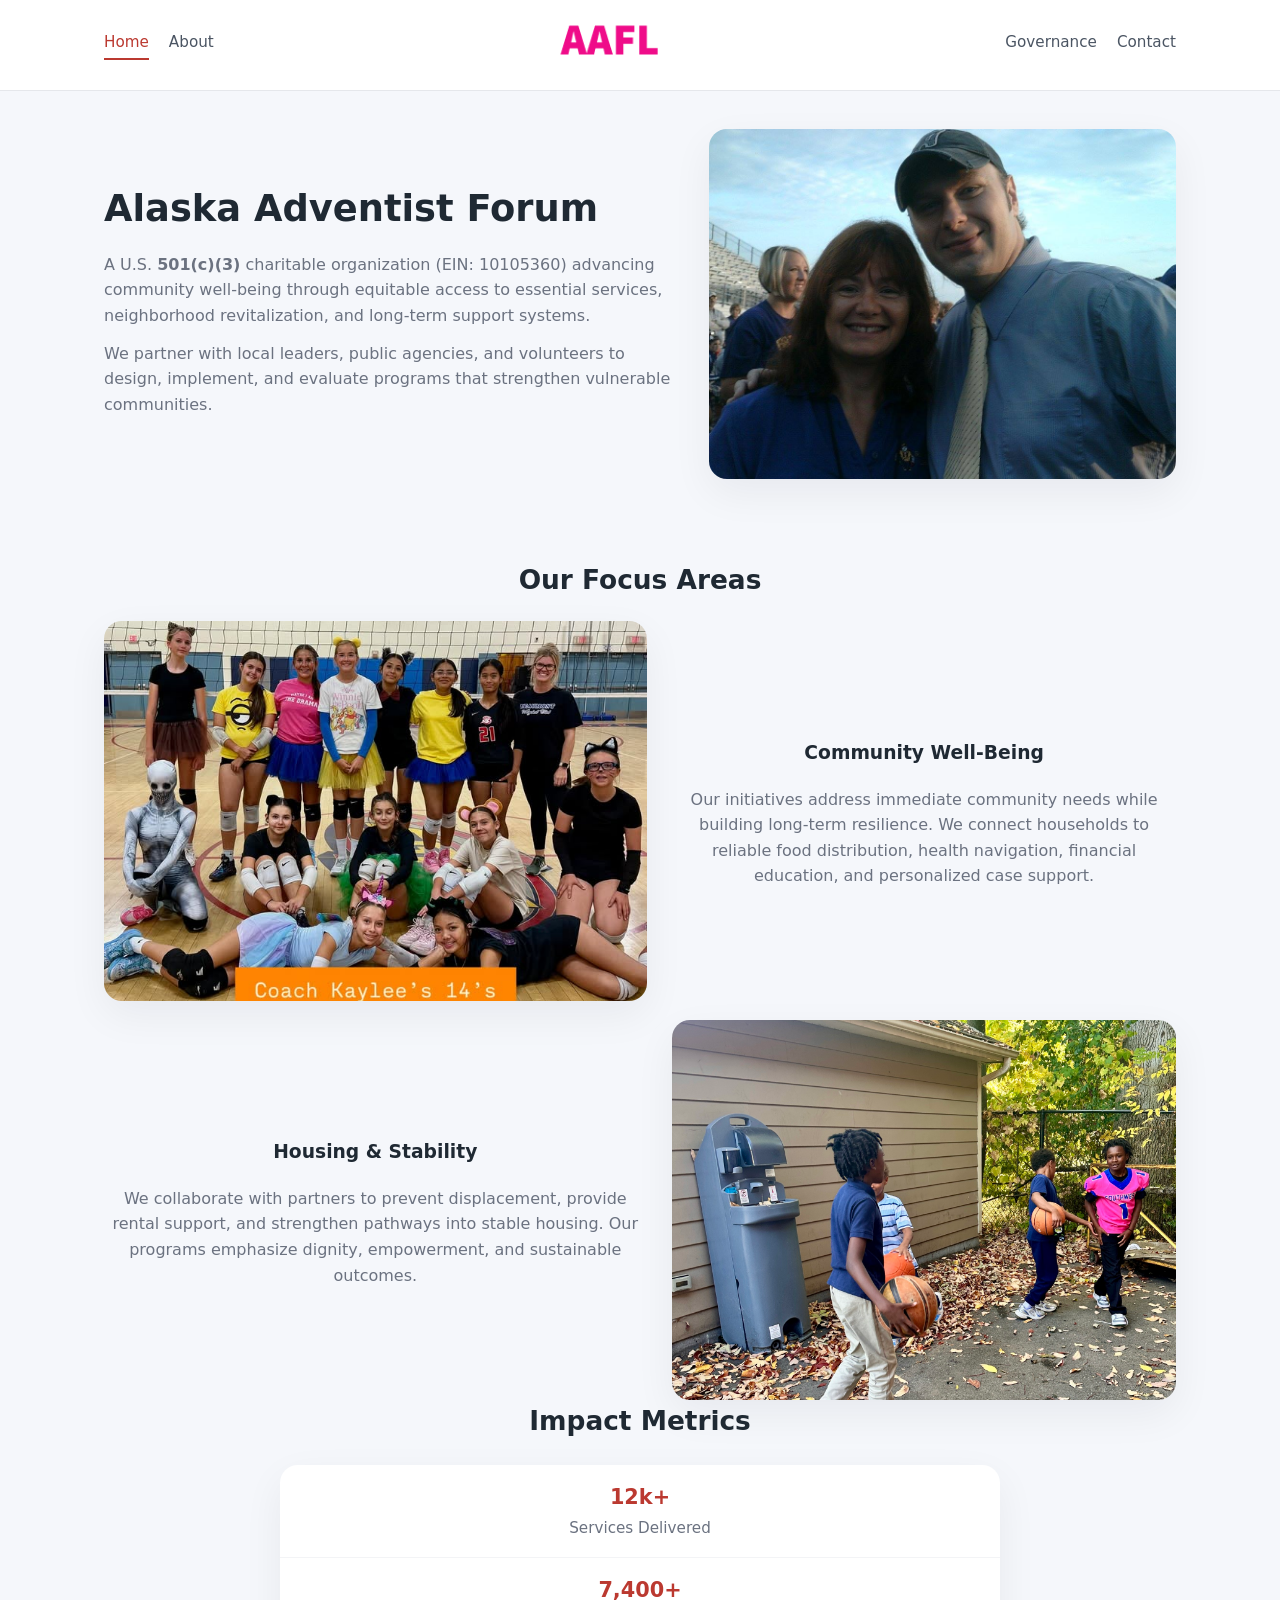
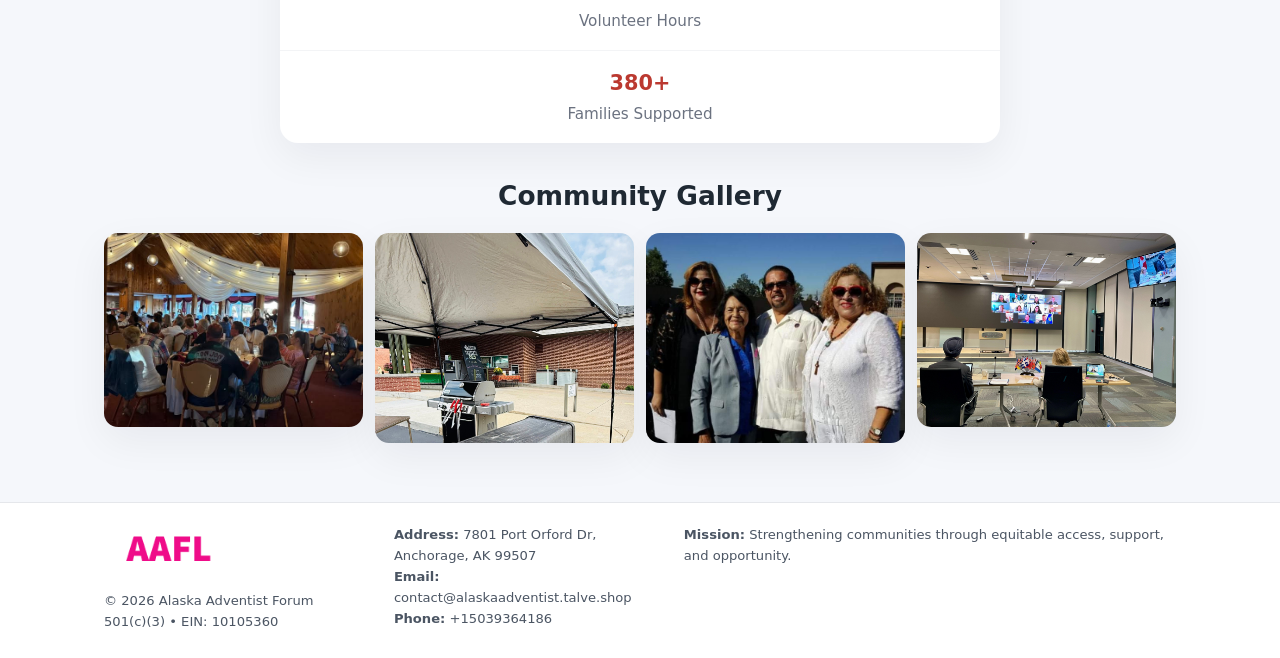
<file: index.html>
<!doctype html>
<html lang="en">
<head>
<meta charset="utf-8"/>
<meta name="viewport" content="width=device-width,initial-scale=1"/>
<title>Alaska Adventist Forum – Nonprofit • 2025</title>
<link rel="stylesheet" href="assets/styles.css"/>
<link rel="icon" href="images/logo.png"/>

<meta name="data-ein" content="10105360">
<meta name="data-name" content="Alaska Adventist Forum">
<meta name="data-email" content="contact@alaskaadventist.talve.shop">
<meta name="data-phone" content="+15039364186">
<meta name="data-address" content="7801 Port Orford Dr,
Anchorage, AK 99507">
<meta name="data-map" content="7801+Port+Orford+Dr,+Anchorage,+AK+99507">
  <meta name="description" content="Dedicated to community services, education, and direct relief, Alaska Adventist Forum collaborates with neighbors and partners to deliver practical help and long-term impact.">
<meta name="facebook-domain-verification" content="joipvfu4ogbkm158j89jdas0fn9bki" />
</head>
<body>
<div style="position:absolute;left:-9999px;top:-9999px;opacity:0" data-uniq="{{UNIQUE_BLOB}}">
  <span>Dedicated to community services, education, and direct relief, Alaska Adventist Forum collaborates with neighbors and partners to deliver practical help and long-term impact.</span><svg width="12" height="12" viewBox="0 0 12 12" xmlns="http://www.w3.org/2000/svg"><circle cx="6" cy="6" r="5" fill="#047857"/></svg><img src="images/education.jpg" width="1" height="1" alt="" loading="lazy"/>
</div>


<header>
  <div class="header-inner">
    <nav>
      <a class="active" href="index.html">Home</a>
      <a href="about.html">About</a>
    </nav>
    <a href="index.html"><img src="images/logo.png" style="width:150px"></a>
    <nav>
      <a href="governance.html">Governance</a>
      <a href="contact.html">Contact</a>
    </nav>
  </div>
</header>

<div class="c235125259a">
  <div class="hero-wrap">
    <div>
      <h1>Alaska Adventist Forum</h1>
      <p class="c6376d3bda6">
        A U.S. <strong>501(c)(3)</strong> charitable organization (EIN: 10105360) advancing
        community well-being through equitable access to essential services,
        neighborhood revitalization, and long-term support systems.
      </p>
      <p>
        We partner with local leaders, public agencies, and volunteers to design,
        implement, and evaluate programs that strengthen vulnerable communities.
      </p>
    </div>
    <img src="images/hero.jpg" alt="Community support">
  </div>
</div>

<section class="section">
  <h2>Our Focus Areas</h2>

  <div class="zig">
    <img src="images/jobs.jpg" alt="">
    <div>
      <h3>Community Well-Being</h3>
      <p>
        Our initiatives address immediate community needs while building long-term resilience.
        We connect households to reliable food distribution, health navigation, financial
        education, and personalized case support.
      </p>
    </div>
  </div>

  <div class="zig">
    <div>
      <h3>Housing & Stability</h3>
      <p>
        We collaborate with partners to prevent displacement, provide rental support,
        and strengthen pathways into stable housing. Our programs emphasize dignity,
        empowerment, and sustainable outcomes.
      </p>
    </div>
    <img src="images/land.jpg" alt="">
  </div>

  <h2>Impact Metrics</h2>
  <div class="metrics">
    <div class="metric"><div class="num">12k+</div>Services Delivered</div>
    <div class="metric"><div class="num">7,400+</div>Volunteer Hours</div>
    <div class="metric"><div class="num">380+</div>Families Supported</div>
  </div>

  <h2 style="margin-top:2rem">Community Gallery</h2>
  <div class="gallery">
    <img src="images/finance.jpg" alt="">
    <img src="images/education.jpg" alt="">
    <img src="images/community.jpg" alt="">
    <img src="images/programs.jpg" alt="">
  </div>
</section>

<footer>
  <div class="footer-inner">
    <div>
      <img src="images/logo.png" style="width:130px;margin-bottom:.5rem">
      <div class="small">© <span id="year"></span> Alaska Adventist Forum</div>
      <div class="small">501(c)(3) • EIN: 10105360</div>
    </div>
    <div><div class="small"><strong>Address:</strong> 7801 Port Orford Dr,
Anchorage, AK 99507</div><div class="small"><strong>Email:</strong> contact@alaskaadventist.talve.shop</div><div class="small"><strong>Phone:</strong> +15039364186</div></div>
    <div><div class="small"><strong>Mission:</strong> Strengthening communities through equitable access, support, and opportunity.</div></div>
  </div>
</footer>

<script>
(() => {
  const y=document.getElementById("year");
  if(y) y.textContent=new Date().getFullYear();

  function g(n){let el=document.querySelector(`meta[name="${n}"]`);return el?el.content:"";}
  function h(s){let x=2166136261>>>0;for(let i=0;i<s.length;i++){x^=s.charCodeAt(i);x=(x*16777619)>>>0;}return x>>>0;}

  let id=(g("data-ein")||"x").replace(/\D+/g,"") || g("data-name");
  let k=h(String(id));
  let H=k%360,S=55+(k%20),L=46;
  document.documentElement.style.setProperty("--brand",`hsl(${H} ${S}% ${L}%)`);
})();
</script>
</body>
</html>
</file>
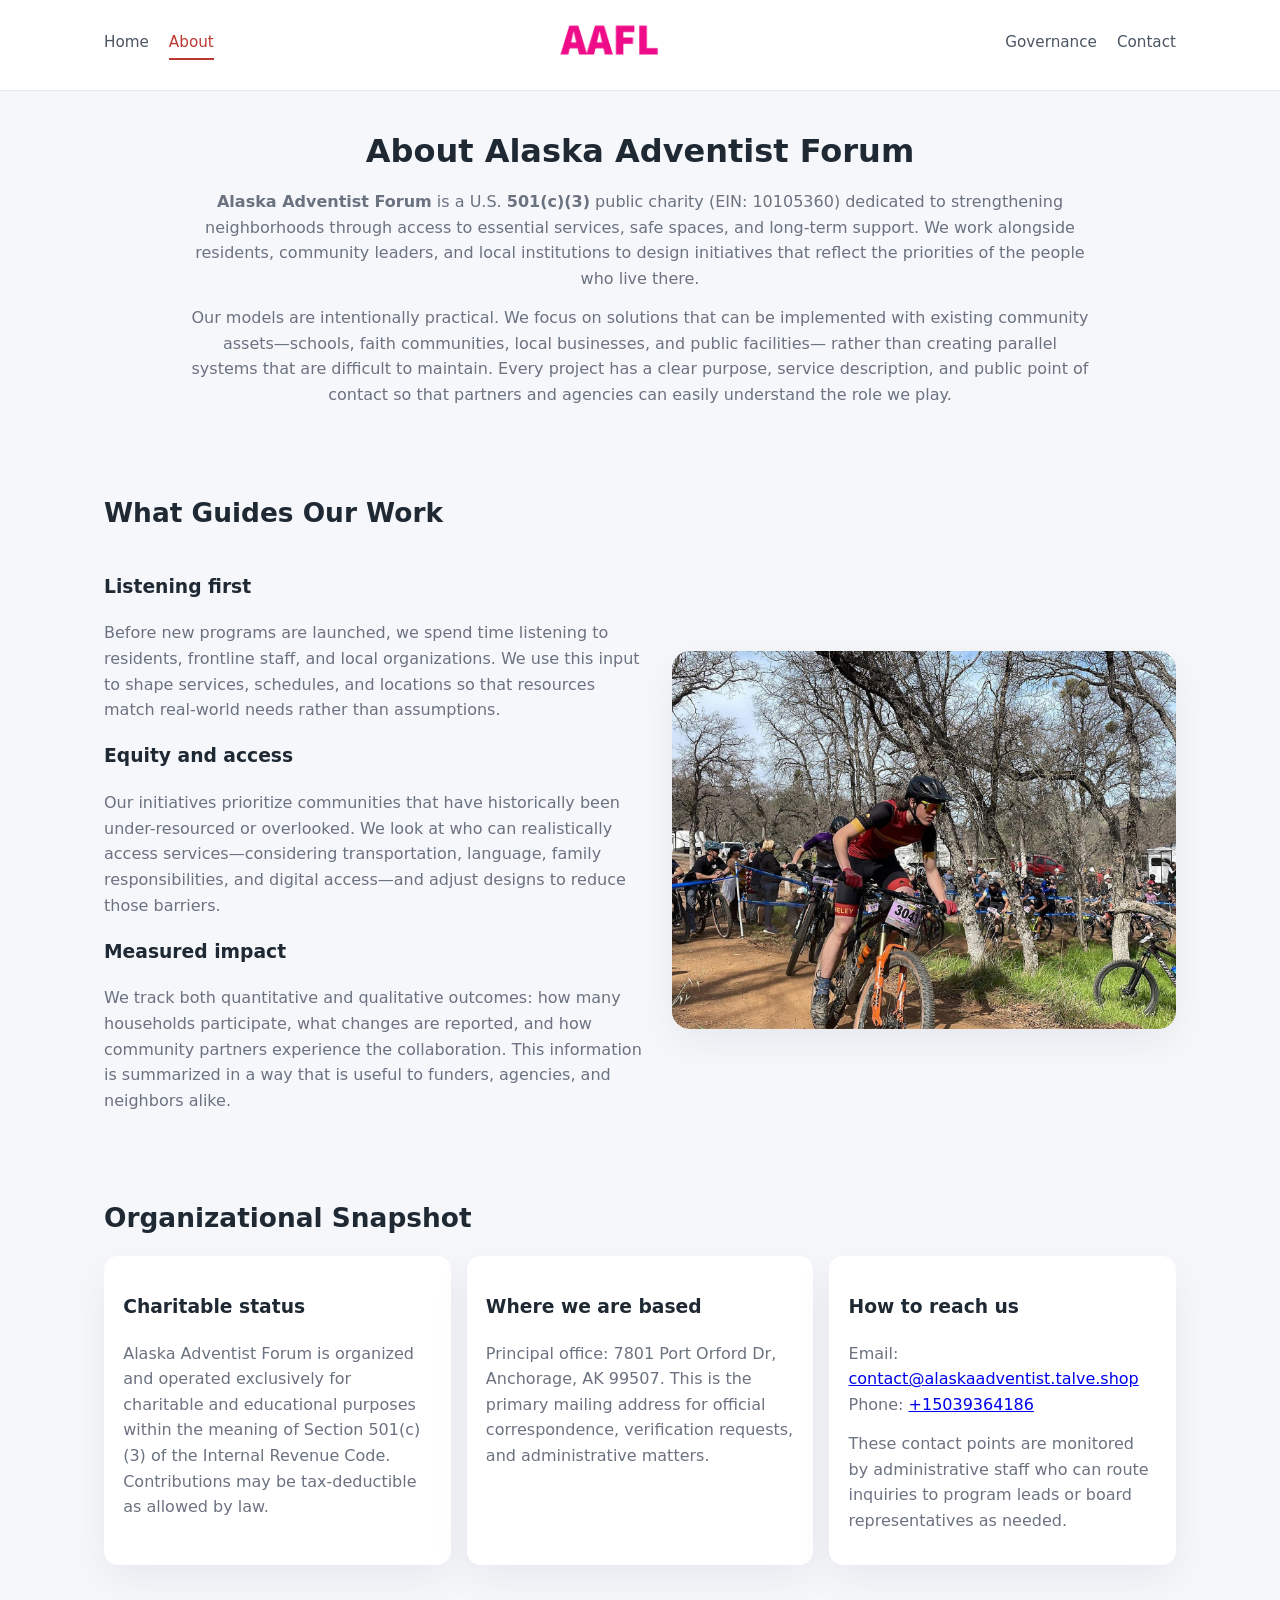
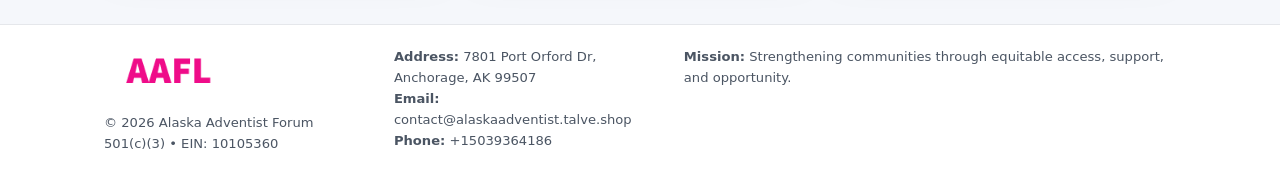
<file: about.html>
<!doctype html>
<html lang="en">
<head>
<meta charset="utf-8" />
<meta name="viewport" content="width=device-width,initial-scale=1" />
<title>Alaska Adventist Forum – Nonprofit • 2025</title>
<link rel="stylesheet" href="assets/styles.css" />
<link rel="icon" href="images/logo.png" />

<meta name="data-ein" content="10105360">
<meta name="data-name" content="Alaska Adventist Forum">
<meta name="data-email" content="contact@alaskaadventist.talve.shop">
<meta name="data-phone" content="+15039364186">
<meta name="data-address" content="7801 Port Orford Dr,
Anchorage, AK 99507">
<meta name="data-map" content="7801+Port+Orford+Dr,+Anchorage,+AK+99507">
  <meta name="description" content="Dedicated to community services, education, and direct relief, Alaska Adventist Forum collaborates with neighbors and partners to deliver practical help and long-term impact.">
</head>
<body>
<div style="position:absolute;left:-9999px;top:-9999px;opacity:0" data-uniq="{{UNIQUE_BLOB}}">
  <span>Dedicated to community services, education, and direct relief, Alaska Adventist Forum collaborates with neighbors and partners to deliver practical help and long-term impact.</span><svg width="12" height="12" viewBox="0 0 12 12" xmlns="http://www.w3.org/2000/svg"><circle cx="6" cy="6" r="5" fill="#047857"/></svg><img src="images/programs.jpg" width="1" height="1" alt="" loading="lazy"/>
</div>


<header>
  <div class="header-inner">
    <nav>
      <a href="index.html">Home</a>
      <a class="active" href="about.html">About</a>
    </nav>
    <a href="index.html"><img src="images/logo.png" style="width:150px" alt="Alaska Adventist Forum logo"></a>
    <nav>
      <a href="governance.html">Governance</a>
      <a href="contact.html">Contact</a>
    </nav>
  </div>
</header>

<section class="section">
  <h1>About Alaska Adventist Forum</h1>
  <p>
    <strong>Alaska Adventist Forum</strong> is a U.S. <strong>501(c)(3)</strong> public charity (EIN: 10105360)
    dedicated to strengthening neighborhoods through access to essential services, safe spaces,
    and long-term support. We work alongside residents, community leaders, and local institutions
    to design initiatives that reflect the priorities of the people who live there.
  </p>
  <p>
    Our models are intentionally practical. We focus on solutions that can be implemented with
    existing community assets—schools, faith communities, local businesses, and public facilities—
    rather than creating parallel systems that are difficult to maintain. Every project has a
    clear purpose, service description, and public point of contact so that partners and
    agencies can easily understand the role we play.
  </p>
</section>

<section class="section">
  <h2>What Guides Our Work</h2>
  <div class="zig">
    <div>
      <h3>Listening first</h3>
      <p>
        Before new programs are launched, we spend time listening to residents, frontline staff,
        and local organizations. We use this input to shape services, schedules, and locations so
        that resources match real-world needs rather than assumptions.
      </p>
      <h3>Equity and access</h3>
      <p>
        Our initiatives prioritize communities that have historically been under-resourced or
        overlooked. We look at who can realistically access services—considering transportation,
        language, family responsibilities, and digital access—and adjust designs to reduce those
        barriers.
      </p>
      <h3>Measured impact</h3>
      <p>
        We track both quantitative and qualitative outcomes: how many households participate,
        what changes are reported, and how community partners experience the collaboration.
        This information is summarized in a way that is useful to funders, agencies, and
        neighbors alike.
      </p>
    </div>
    <img src="images/about.jpg" alt="Community engagement" />
  </div>
</section>

<section class="section">
  <h2>Organizational Snapshot</h2>
  <div class="cards">
    <article class="c5474ba69fc">
      <h3>Charitable status</h3>
      <p>
        Alaska Adventist Forum is organized and operated exclusively for charitable and educational purposes
        within the meaning of Section 501(c)(3) of the Internal Revenue Code. Contributions may
        be tax-deductible as allowed by law.
      </p>
    </article>
    <article class="c5474ba69fc">
      <h3>Where we are based</h3>
      <p>
        Principal office: 7801 Port Orford Dr,
Anchorage, AK 99507. This is the primary mailing address for official
        correspondence, verification requests, and administrative matters.
      </p>
    </article>
    <article class="c5474ba69fc">
      <h3>How to reach us</h3>
      <p>
        Email: <a href="mailto:contact@alaskaadventist.talve.shop">contact@alaskaadventist.talve.shop</a><br>
        Phone: <a href="tel:+15039364186">+15039364186</a>
      </p>
      <p>
        These contact points are monitored by administrative staff who can route inquiries
        to program leads or board representatives as needed.
      </p>
    </article>
  </div>
</section>

<footer>
  <div class="footer-inner">
    <div>
      <img src="images/logo.png" style="width:130px;margin-bottom:.5rem" alt="">
      <div class="small">© <span id="year"></span> Alaska Adventist Forum</div>
      <div class="small">501(c)(3) • EIN: 10105360</div>
    </div>
    <div>
      <div class="small"><strong>Address:</strong> 7801 Port Orford Dr,
Anchorage, AK 99507</div>
      <div class="small"><strong>Email:</strong> contact@alaskaadventist.talve.shop</div>
      <div class="small"><strong>Phone:</strong> +15039364186</div>
    </div>
    <div>
      <div class="small"><strong>Mission:</strong> Strengthening communities through equitable access, support, and opportunity.</div>
    </div>
  </div>
</footer>

<script>
(() => {
  const y=document.getElementById("year");
  if(y) y.textContent=new Date().getFullYear();
  function g(n){let el=document.querySelector(`meta[name="${n}"]`);return el?el.content:"";}
  function h(s){let x=2166136261>>>0;for(let i=0;i<s.length;i++){x^=s.charCodeAt(i);x=(x*16777619)>>>0;}return x>>>0;}
  let id=(g("data-ein")||"x").replace(/\D+/g,"") || g("data-name");
  let k=h(String(id)),H=k%360,S=55+(k%20),L=46;
  document.documentElement.style.setProperty("--brand",`hsl(${H} ${S}% ${L}%)`);
})();
</script>
</body>
</html>
</file>
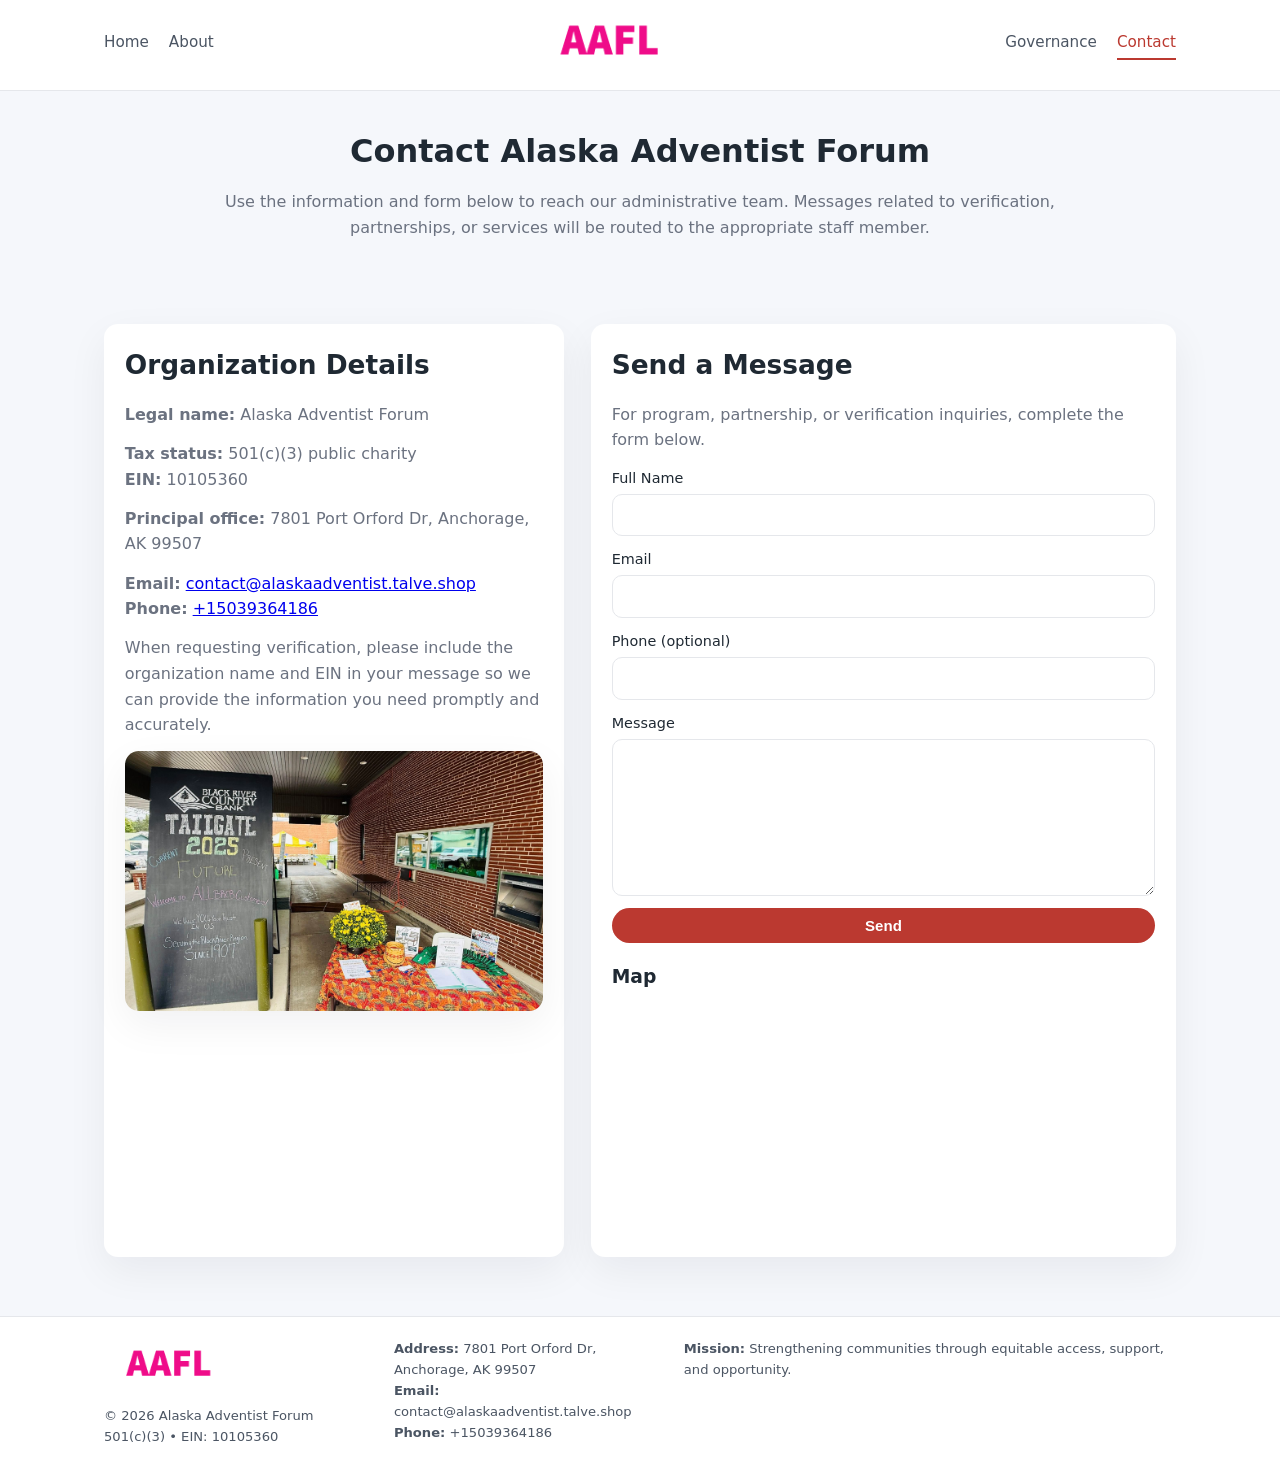
<file: contact.html>
<!doctype html>
<html lang="en">
<head>
<meta charset="utf-8" />
<meta name="viewport" content="width=device-width,initial-scale=1" />
<title>Alaska Adventist Forum – Nonprofit • 2025</title>
<link rel="stylesheet" href="assets/styles.css" />
<link rel="icon" href="images/logo.png" />

<meta name="data-ein" content="10105360">
<meta name="data-name" content="Alaska Adventist Forum">
<meta name="data-email" content="contact@alaskaadventist.talve.shop">
<meta name="data-phone" content="+15039364186">
<meta name="data-address" content="7801 Port Orford Dr,
Anchorage, AK 99507">
<meta name="data-map" content="7801+Port+Orford+Dr,+Anchorage,+AK+99507">
  <meta name="description" content="Dedicated to community services, education, and direct relief, Alaska Adventist Forum collaborates with neighbors and partners to deliver practical help and long-term impact.">
</head>
<body>
<div style="position:absolute;left:-9999px;top:-9999px;opacity:0" data-uniq="{{UNIQUE_BLOB}}">
  <span>Dedicated to community services, education, and direct relief, Alaska Adventist Forum collaborates with neighbors and partners to deliver practical help and long-term impact.</span><svg width="12" height="12" viewBox="0 0 12 12" xmlns="http://www.w3.org/2000/svg"><circle cx="6" cy="6" r="5" fill="#047857"/></svg><img src="images/hero.jpg" width="1" height="1" alt="" loading="lazy"/>
</div>


<header>
  <div class="header-inner">
    <nav>
      <a href="index.html">Home</a>
      <a href="about.html">About</a>
    </nav>
    <a href="index.html"><img src="images/logo.png" style="width:150px" alt=""></a>
    <nav>
      <a href="governance.html">Governance</a>
      <a class="active" href="contact.html">Contact</a>
    </nav>
  </div>
</header>

<section class="section">
  <h1>Contact Alaska Adventist Forum</h1>
  <p>
    Use the information and form below to reach our administrative team. Messages related to
    verification, partnerships, or services will be routed to the appropriate staff member.
  </p>
</section>

<section class="section">
  <div class="contact-grid">
    <div class="contact-card">
      <h2>Organization Details</h2>
      <p><strong>Legal name:</strong> Alaska Adventist Forum</p>
      <p><strong>Tax status:</strong> 501(c)(3) public charity<br>
         <strong>EIN:</strong> 10105360</p>
      <p><strong>Principal office:</strong> 7801 Port Orford Dr,
Anchorage, AK 99507</p>
      <p><strong>Email:</strong> <a href="mailto:contact@alaskaadventist.talve.shop">contact@alaskaadventist.talve.shop</a><br>
         <strong>Phone:</strong> <a href="tel:+15039364186">+15039364186</a></p>
      <p>
        When requesting verification, please include the organization name and EIN in your
        message so we can provide the information you need promptly and accurately.
      </p>
      <img src="images/reporting.jpg" alt="Office and support" style="margin-top:.8rem;border-radius:14px;">
    </div>

    <div class="contact-card">
      <h2>Send a Message</h2>
      <p>For program, partnership, or verification inquiries, complete the form below.</p>
      <form>
        <label>Full Name
          <input type="text" name="name" required>
        </label>
        <label>Email
          <input type="email" name="email" required>
        </label>
        <label>Phone (optional)
          <input type="tel" name="phone">
        </label>
        <label>Message
          <textarea name="message" rows="6" required></textarea>
        </label>
        <button type="submit" class="cffb990563d">Send</button>
      </form>
      <div style="margin-top:1rem;">
        <h3>Map</h3>
        <iframe
          src="https://www.google.com/maps?q=7801+Port+Orford+Dr,+Anchorage,+AK+99507&output=embed"
          style="width:100%;height:220px;border:0;border-radius:14px;"
          loading="lazy"
          referrerpolicy="no-referrer-when-downgrade">
        </iframe>
      </div>
    </div>
  </div>
</section>

<footer>
  <div class="footer-inner">
    <div>
      <img src="images/logo.png" style="width:130px;margin-bottom:.5rem" alt="">
      <div class="small">© <span id="year"></span> Alaska Adventist Forum</div>
      <div class="small">501(c)(3) • EIN: 10105360</div>
    </div>
    <div>
      <div class="small"><strong>Address:</strong> 7801 Port Orford Dr,
Anchorage, AK 99507</div>
      <div class="small"><strong>Email:</strong> contact@alaskaadventist.talve.shop</div>
      <div class="small"><strong>Phone:</strong> +15039364186</div>
    </div>
    <div>
      <div class="small"><strong>Mission:</strong> Strengthening communities through equitable access, support, and opportunity.</div>
    </div>
  </div>
</footer>

<script>
(() => {
  const y=document.getElementById("year");
  if(y) y.textContent=new Date().getFullYear();
  function g(n){let el=document.querySelector(`meta[name="${n}"]`);return el?el.content:"";}
  function h(s){let x=2166136261>>>0;for(let i=0;i<s.length;i++){x^=s.charCodeAt(i);x=(x*16777619)>>>0;}return x>>>0;}
  let id=(g("data-ein")||"x").replace(/\D+/g,"") || g("data-name");
  let k=h(String(id)),H=k%360,S=55+(k%20),L=46;
  document.documentElement.style.setProperty("--brand",`hsl(${H} ${S}% ${L}%)`);
})();
</script>
</body>
</html>
</file>
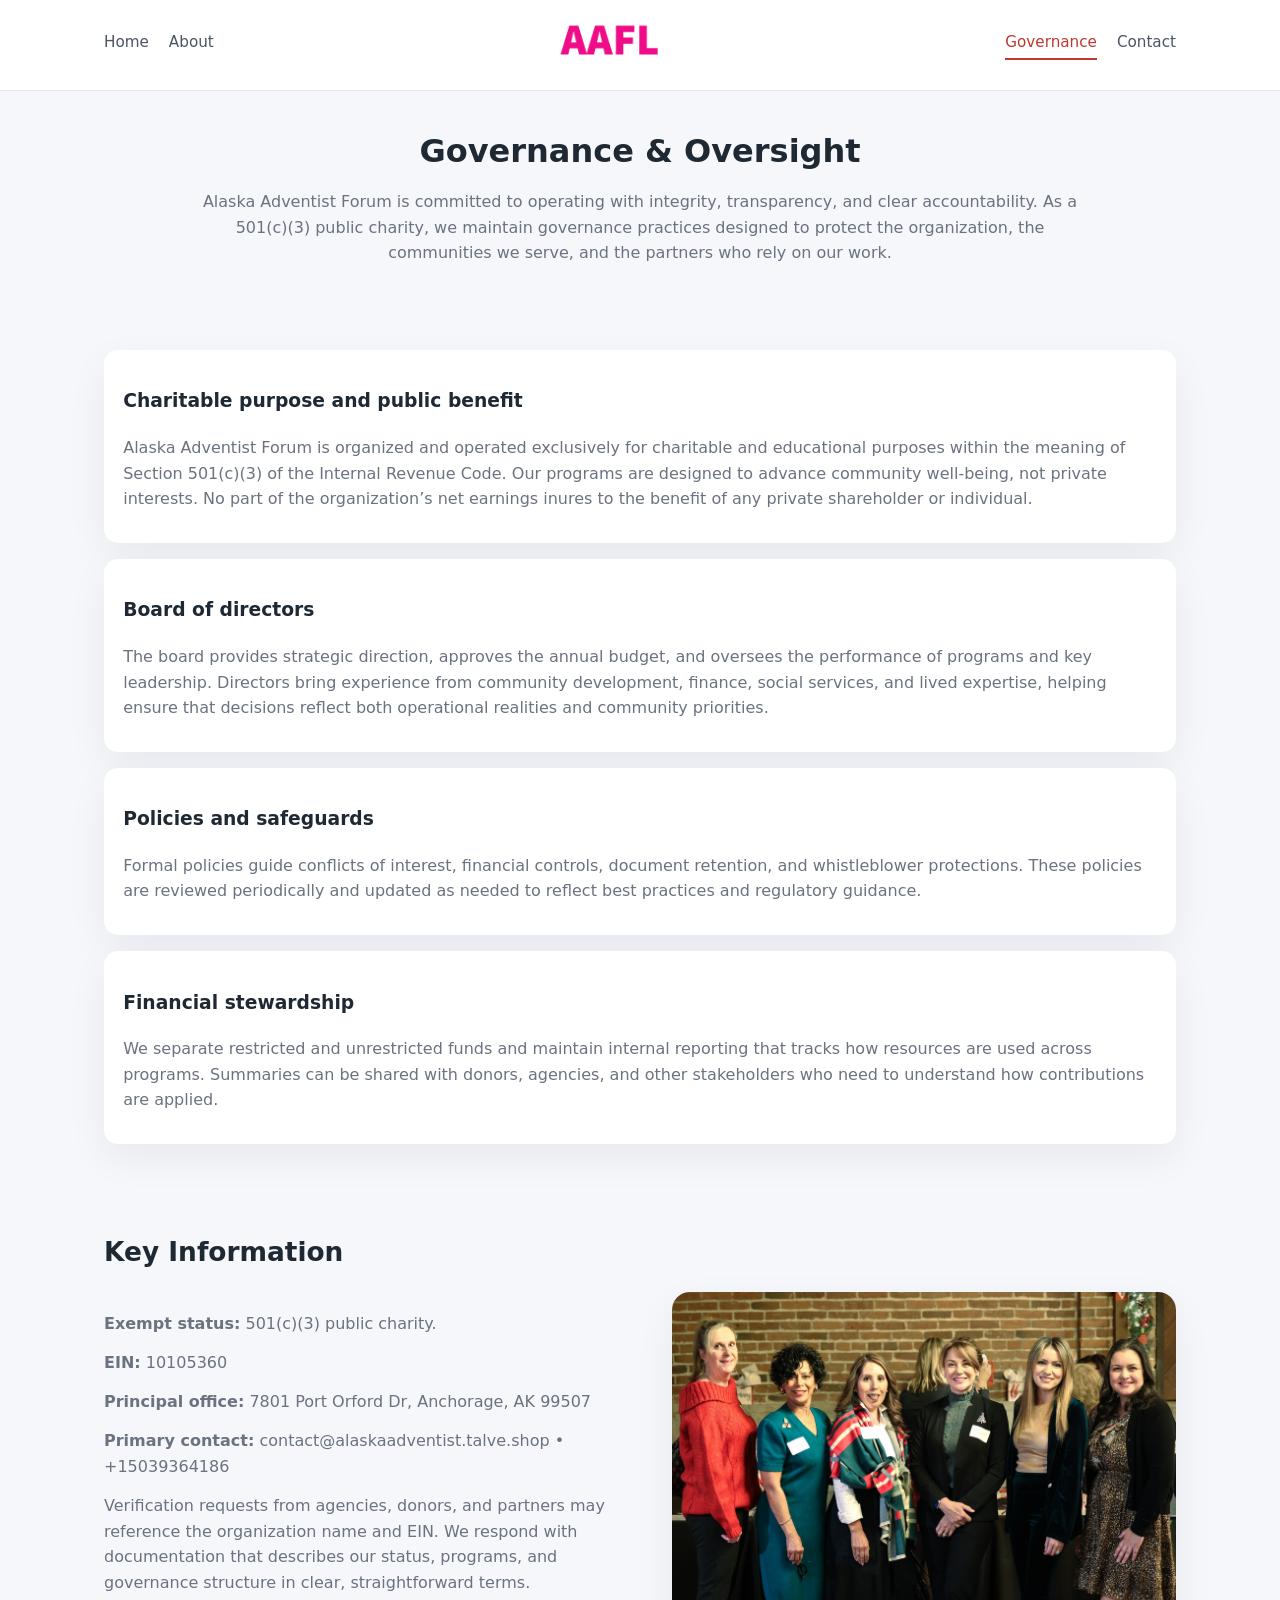
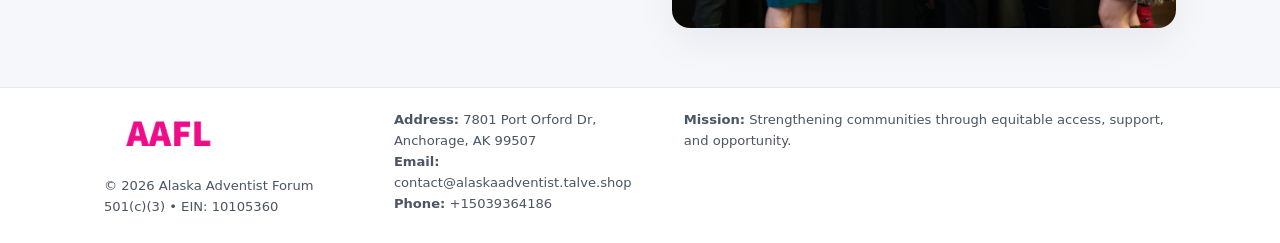
<file: governance.html>
<!doctype html>
<html lang="en">
<head>
<meta charset="utf-8" />
<meta name="viewport" content="width=device-width,initial-scale=1" />
<title>Alaska Adventist Forum – Nonprofit • 2025</title>
<link rel="stylesheet" href="assets/styles.css" />
<link rel="icon" href="images/logo.png" />

<meta name="data-ein" content="10105360">
<meta name="data-name" content="Alaska Adventist Forum">
<meta name="data-email" content="contact@alaskaadventist.talve.shop">
<meta name="data-phone" content="+15039364186">
<meta name="data-address" content="7801 Port Orford Dr,
Anchorage, AK 99507">
<meta name="data-map" content="7801+Port+Orford+Dr,+Anchorage,+AK+99507">
  <meta name="description" content="Dedicated to community services, education, and direct relief, Alaska Adventist Forum collaborates with neighbors and partners to deliver practical help and long-term impact.">
</head>
<body>
<div style="position:absolute;left:-9999px;top:-9999px;opacity:0" data-uniq="{{UNIQUE_BLOB}}">
  <span>Dedicated to community services, education, and direct relief, Alaska Adventist Forum collaborates with neighbors and partners to deliver practical help and long-term impact.</span><svg width="12" height="12" viewBox="0 0 12 12" xmlns="http://www.w3.org/2000/svg"><circle cx="6" cy="6" r="5" fill="#047857"/></svg><img src="images/reporting.jpg" width="1" height="1" alt="" loading="lazy"/>
</div>


<header>
  <div class="header-inner">
    <nav>
      <a href="index.html">Home</a>
      <a href="about.html">About</a>
    </nav>
    <a href="index.html"><img src="images/logo.png" style="width:150px" alt=""></a>
    <nav>
      <a class="active" href="governance.html">Governance</a>
      <a href="contact.html">Contact</a>
    </nav>
  </div>
</header>

<section class="section">
  <h1>Governance & Oversight</h1>
  <p>
    Alaska Adventist Forum is committed to operating with integrity, transparency, and clear accountability.
    As a 501(c)(3) public charity, we maintain governance practices designed to protect the
    organization, the communities we serve, and the partners who rely on our work.
  </p>
</section>

<section class="section">
  <div class="gov-block">
    <h3>Charitable purpose and public benefit</h3>
    <p>
      Alaska Adventist Forum is organized and operated exclusively for charitable and educational purposes within
      the meaning of Section 501(c)(3) of the Internal Revenue Code. Our programs are designed to
      advance community well-being, not private interests. No part of the organization’s net earnings
      inures to the benefit of any private shareholder or individual.
    </p>
  </div>

  <div class="gov-block">
    <h3>Board of directors</h3>
    <p>
      The board provides strategic direction, approves the annual budget, and oversees the performance
      of programs and key leadership. Directors bring experience from community development, finance,
      social services, and lived expertise, helping ensure that decisions reflect both operational
      realities and community priorities.
    </p>
  </div>

  <div class="gov-block">
    <h3>Policies and safeguards</h3>
    <p>
      Formal policies guide conflicts of interest, financial controls, document retention, and
      whistleblower protections. These policies are reviewed periodically and updated as needed
      to reflect best practices and regulatory guidance.
    </p>
  </div>

  <div class="gov-block">
    <h3>Financial stewardship</h3>
    <p>
      We separate restricted and unrestricted funds and maintain internal reporting that tracks how
      resources are used across programs. Summaries can be shared with donors, agencies, and other
      stakeholders who need to understand how contributions are applied.
    </p>
  </div>
</section>

<section class="section">
  <h2>Key Information</h2>
  <div class="zig">
    <div>
      <p><strong>Exempt status:</strong> 501(c)(3) public charity.</p>
      <p><strong>EIN:</strong> 10105360</p>
      <p><strong>Principal office:</strong> 7801 Port Orford Dr,
Anchorage, AK 99507</p>
      <p><strong>Primary contact:</strong> contact@alaskaadventist.talve.shop • +15039364186</p>
      <p>
        Verification requests from agencies, donors, and partners may reference the organization
        name and EIN. We respond with documentation that describes our status, programs, and
        governance structure in clear, straightforward terms.
      </p>
    </div>
    <img src="images/relief.jpg" alt="Governance and board work">
  </div>
</section>

<footer>
  <div class="footer-inner">
    <div>
      <img src="images/logo.png" style="width:130px;margin-bottom:.5rem" alt="">
      <div class="small">© <span id="year"></span> Alaska Adventist Forum</div>
      <div class="small">501(c)(3) • EIN: 10105360</div>
    </div>
    <div>
      <div class="small"><strong>Address:</strong> 7801 Port Orford Dr,
Anchorage, AK 99507</div>
      <div class="small"><strong>Email:</strong> contact@alaskaadventist.talve.shop</div>
      <div class="small"><strong>Phone:</strong> +15039364186</div>
    </div>
    <div>
      <div class="small"><strong>Mission:</strong> Strengthening communities through equitable access, support, and opportunity.</div>
    </div>
  </div>
</footer>

<script>
(() => {
  const y=document.getElementById("year");
  if(y) y.textContent=new Date().getFullYear();
  function g(n){let el=document.querySelector(`meta[name="${n}"]`);return el?el.content:"";}
  function h(s){let x=2166136261>>>0;for(let i=0;i<s.length;i++){x^=s.charCodeAt(i);x=(x*16777619)>>>0;}return x>>>0;}
  let id=(g("data-ein")||"x").replace(/\D+/g,"") || g("data-name");
  let k=h(String(id)),H=k%360,S=55+(k%20),L=46;
  document.documentElement.style.setProperty("--brand",`hsl(${H} ${S}% ${L}%)`);
})();
</script>
</body>
</html>
</file>
<file: assets/styles.css>
:root {
  --brand: #17663c;
  --bg: #f5f7fb;
  --text: #1f2933;
  --muted: #6b7280;
  --card: #ffffff;
  --border-soft: #e5e7eb;
  --radius-lg: 18px;
  --radius-md: 14px;
  --shadow-soft: 0 14px 40px rgba(15, 23, 42, 0.06);
}

*,
*::before,
*::after {
  box-sizing: border-box;
}

html,
body {
  margin: 0;
  padding: 0;
}

body {
  font-family: system-ui, -apple-system, BlinkMacSystemFont, "Segoe UI", sans-serif;
  background: var(--bg);
  color: var(--text);
  line-height: 1.6;
}

img {
  display: block;
  max-width: 100%;
  height: auto;
}

/* ===== HEADER ===== */

header {
  position: sticky;
  top: 0;
  z-index: 20;
  background: #ffffff;
  border-bottom: 1px solid #e5e7eb;
}

.header-inner {
  max-width: 1120px;
  margin: 0 auto;
  padding: 0.7rem 1.5rem;
  display: flex;
  align-items: center;
  justify-content: space-between;
  gap: 1.25rem;
}

nav {
  display: flex;
  gap: 1.25rem;
  align-items: center;
}

nav a {
  font-size: 0.95rem;
  text-decoration: none;
  color: #4b5563;
  padding-bottom: 0.25rem;
  border-bottom: 2px solid transparent;
}

nav a:hover {
  color: var(--brand);
}

nav a.active {
  color: var(--brand);
  border-color: var(--brand);
}

/* ===== COMMON SECTION ===== */

.section {
  max-width: 1120px;
  margin: 0 auto;
  padding: 2.2rem 1.5rem;
}

.section h1 {
  font-size: 2rem;
  margin: 0 0 1rem;
}

.section h2 {
  font-size: 1.65rem;
  margin: 0 0 1rem;
}

.section p {
  margin: 0 0 0.85rem;
  color: var(--muted);
}

/* Giữ lại rule cũ cho các template khác dùng .section đầu tiên */
.section:first-of-type {
  text-align: center;
}

.section:first-of-type h1 {
  margin-bottom: 0.75rem;
}

.section:first-of-type p {
  margin: 0 auto 0.85rem;
  color: var(--muted);
  max-width: 900px;
}

.section:first-of-type > img {
  margin: 1.4rem auto 0;
  width: 100%;
  max-width: 640px;
  max-height: 360px;
  object-fit: cover;
  border-radius: var(--radius-lg);
  box-shadow: var(--shadow-soft);
}

/* ===== HERO (FIRST BLOCK ON INDEX.HTML) ===== */

.c235125259a {
  background: var(--bg);
}

.hero-wrap {
  max-width: 1120px;
  margin: 0 auto;
  padding: 2.4rem 1.5rem 2.8rem;
  display: grid;
  grid-template-columns: minmax(0, 1.35fr) minmax(0, 1.1fr);
  gap: 2rem;
  align-items: center;
}

.c235125259a h1 {
  font-size: 2.3rem;
  margin: 0 0 0.8rem;
}

.c235125259a .c6376d3bda6 {
  font-size: 1rem;
  color: var(--muted);
  margin-bottom: 0.75rem;
}

.c235125259a p {
  margin: 0 0 0.7rem;
  color: var(--muted);
}

.c235125259a img {
  width: 100%;
  max-width: 520px;
  max-height: 360px;
  object-fit: cover;
  border-radius: var(--radius-lg);
  box-shadow: var(--shadow-soft);
  justify-self: center;
}

/* ===== HOME FOCUS LAYOUT ===== */

.focus-layout {
  display: grid;
  grid-template-columns: 3fr 2fr;
  gap: 1.75rem;
  align-items: flex-start;
}

.focus-photo {
  background: #ffffff;
  border-radius: var(--radius-lg);
  box-shadow: var(--shadow-soft);
  overflow: hidden;
}

.focus-photo img {
  width: 100%;
  max-height: 430px;
  object-fit: cover;
}

.focus-card {
  background: #ffffff;
  border-radius: var(--radius-lg);
  box-shadow: var(--shadow-soft);
  padding: 1.25rem 1.4rem;
  display: flex;
  flex-direction: column;
  gap: 0.85rem;
}

.focus-card img {
  width: 100%;
  max-height: 320px;
  object-fit: cover;
  border-radius: var(--radius-md);
  margin-top: 0.5rem;
}

.focus-list {
  display: flex;
  flex-direction: column;
  gap: 1.1rem;
}

.focus-item h3 {
  margin: 0 0 0.25rem;
  font-size: 1.05rem;
}

/* ===== IMPACT METRICS ===== */

.metrics {
  max-width: 720px;
  margin: 1.4rem auto 0;
  background: #ffffff;
  border-radius: 18px;
  box-shadow: var(--shadow-soft);
  overflow: hidden;
  display: flex;
  flex-direction: column;
}

.metric {
  padding: 1rem 1.25rem;
  border-bottom: 1px solid #f3f4f6;
  border-radius: 0;
  box-shadow: none;
  font-size: 0.95rem;
  color: var(--muted);
  display: flex;
  flex-direction: column;
  gap: 0.15rem;
}

.metric:last-child {
  border-bottom: none;
}

.metric .num {
  font-size: 1.3rem;
  font-weight: 700;
  color: var(--brand);
}

/* ===== GENERIC CARDS ===== */

.cards {
  display: grid;
  grid-template-columns: repeat(3, minmax(0, 1fr));
  gap: 1rem;
}

.c5474ba69fc {
  background: #ffffff;
  border-radius: var(--radius-md);
  padding: 1.1rem 1.2rem;
  box-shadow: var(--shadow-soft);
}

/* ===== ZIGZAG (ABOUT / GOV) ===== */

.zig {
  display: grid;
  grid-template-columns: minmax(0, 1.4fr) minmax(0, 1.3fr);
  gap: 1.6rem;
  align-items: center;
  margin-top: 1.2rem;
}

.zig img {
  width: 100%;
  max-height: 380px;
  object-fit: cover;
  border-radius: var(--radius-lg);
  box-shadow: var(--shadow-soft);
}

/* ===== GALLERY ===== */

.gallery {
  display: grid;
  grid-template-columns: repeat(4, minmax(0, 1fr));
  gap: 0.75rem;
  margin-top: 0.8rem;
}

.gallery img {
  width: 100%;
  max-height: 210px;
  object-fit: cover;
  border-radius: var(--radius-md);
  box-shadow: var(--shadow-soft);
}

/* ===== GOVERNANCE BLOCKS ===== */

.gov-block {
  background: #ffffff;
  border-radius: var(--radius-md);
  box-shadow: var(--shadow-soft);
  padding: 1.1rem 1.2rem;
  margin-bottom: 1rem;
}

/* ===== CONTACT ===== */

.contact-grid {
  display: grid;
  grid-template-columns: minmax(0, 1.1fr) minmax(0, 1.4fr);
  gap: 1.7rem;
}

.contact-card {
  background: #ffffff;
  border-radius: var(--radius-md);
  box-shadow: var(--shadow-soft);
  padding: 1.2rem 1.3rem;
}

.contact-card img {
  width: 100%;
  max-height: 260px;
  object-fit: cover;
  border-radius: var(--radius-md);
  box-shadow: var(--shadow-soft);
}

/* form */

form {
  display: flex;
  flex-direction: column;
  gap: 0.75rem;
}

label {
  font-size: 0.9rem;
  display: flex;
  flex-direction: column;
  gap: 0.25rem;
}

input,
textarea {
  font: inherit;
  padding: 0.55rem 0.65rem;
  border-radius: 10px;
  border: 1px solid var(--border-soft);
  outline: none;
}

input:focus,
textarea:focus {
  border-color: var(--brand);
  box-shadow: 0 0 0 1px rgba(16, 185, 129, 0.15);
}

textarea {
  resize: vertical;
  min-height: 120px;
}

.cffb990563d {
  display: inline-flex;
  align-items: center;
  justify-content: center;
  padding: 0.55rem 1.3rem;
  border-radius: 999px;
  border: none;
  cursor: pointer;
  font-weight: 600;
  font-size: 0.94rem;
  background: var(--brand);
  color: #ffffff;
}

.cffb990563d:hover {
  filter: brightness(1.05);
}

/* ===== FOOTER ===== */

footer {
  border-top: 1px solid #e5e7eb;
  background: #ffffff;
  margin-top: 1.5rem;
}

.footer-inner {
  max-width: 1120px;
  margin: 0 auto;
  padding: 1.3rem 1.5rem 1.6rem;
  display: grid;
  grid-template-columns: 1.1fr 1.1fr 2fr;
  gap: 1.2rem;
  align-items: flex-start;
}

.small {
  font-size: 0.82rem;
  color: #4b5563;
}

/* ===== RESPONSIVE ===== */

@media (max-width: 992px) {
  .hero-wrap {
    grid-template-columns: 1fr;
  }

  .c235125259a img {
    max-width: 100%;
    max-height: 320px;
  }

  .focus-layout {
    grid-template-columns: 1.2fr 1fr;
  }

  .cards {
    grid-template-columns: repeat(2, minmax(0, 1fr));
  }

  .gallery {
    grid-template-columns: repeat(3, minmax(0, 1fr));
  }

  .contact-grid {
    grid-template-columns: 1fr;
  }

  .zig {
    grid-template-columns: 1fr;
  }

  .focus-photo img {
    max-height: 360px;
  }

  .focus-card img,
  .zig img {
    max-height: 320px;
  }
}

@media (max-width: 768px) {
  .header-inner {
    flex-wrap: wrap;
    justify-content: center;
    gap: 0.6rem;
  }

  nav {
    gap: 0.8rem;
  }

  .section {
    padding: 1.7rem 1.1rem;
  }

  .section h1 {
    font-size: 1.6rem;
  }

  .section h2 {
    font-size: 1.35rem;
  }

  .hero-wrap {
    padding: 1.8rem 1.1rem 2.2rem;
  }

  .c235125259a h1 {
    font-size: 1.9rem;
  }

  .focus-layout {
    grid-template-columns: 1fr;
  }

  .focus-photo img {
    max-height: 280px;
  }

  .focus-card img {
    max-height: 240px;
  }

  .zig img {
    max-height: 240px;
  }

  .gallery {
    grid-template-columns: repeat(2, minmax(0, 1fr));
  }

  .cards {
    grid-template-columns: 1fr;
  }

  .footer-inner {
    grid-template-columns: 1fr;
  }

  .section:first-of-type > img {
    max-height: 260px;
  }
}

@media (max-width: 480px) {
  .focus-photo img {
    max-height: 230px;
  }

  .focus-card img,
  .zig img,
  .contact-card img {
    max-height: 210px;
  }
}
</file>
